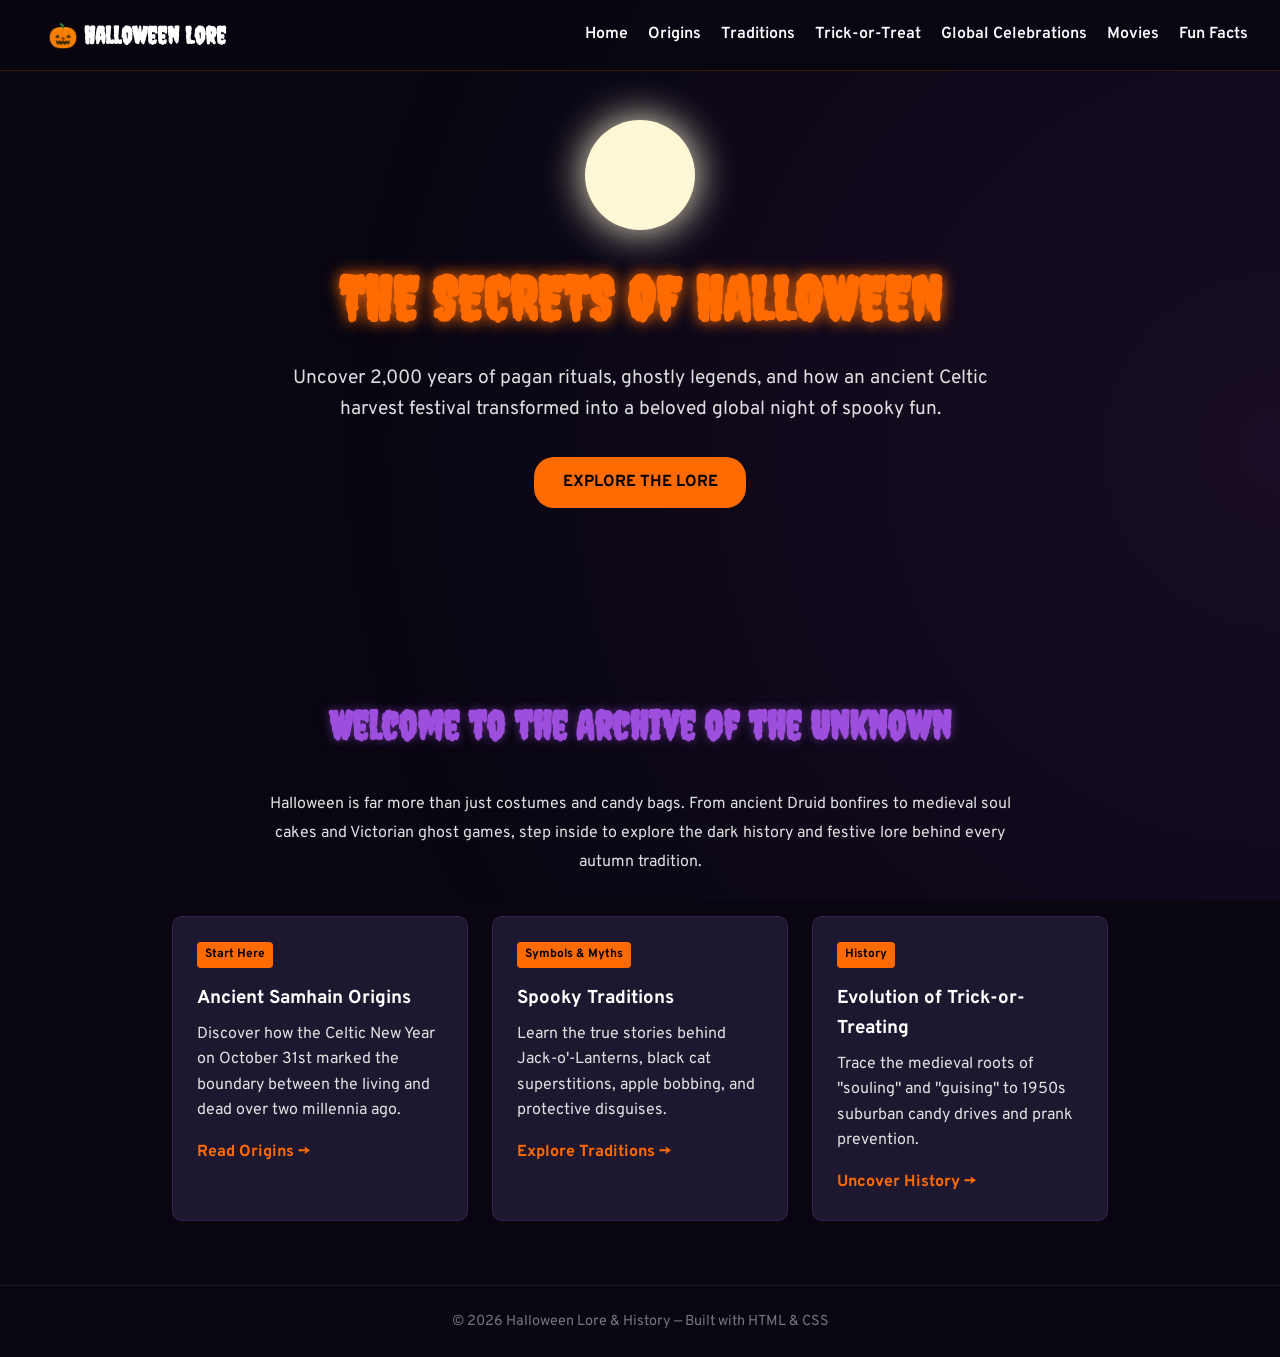
<file: index.html>
<!DOCTYPE html>
<html lang="en">
<head>
  <meta charset="UTF-8">
  <meta name="viewport" content="width=device-width, initial-scale=1.0">
  <title>Halloween Lore — Home</title>
  <link href="https://fonts.googleapis.com/css2?family=Creepster&family=Overpass:wght@400;600&display=swap" rel="stylesheet">
  <link rel="stylesheet" href="style.css">
</head>
<body>

  <div class="fog"></div>

  <!-- Shared Navigation Bar -->
<header class="navbar">
    <a href="index.html" class="logo">🎃 Halloween Lore</a>
    <nav>
      <a href="index.html">Home</a>
      <a href="origins.html">Origins</a>
      <a href="traditions.html">Traditions</a>
      <a href="trick-or-treat.html">Trick-or-Treat</a>
      <a href="global.html">Global Celebrations</a>
      <a href="movies.html">Movies</a>
      <a href="fun-facts.html">Fun Facts</a>
    </nav>
  </header>

  <!-- Hero Banner -->
  <section class="hero">
    <div class="moon"></div>
    <div class="bat bat1">🦇</div>
    <div class="bat bat2">🦇</div>

    <div class="hero-text">
      <h1>THE SECRETS OF HALLOWEEN</h1>
      <p>Uncover 2,000 years of pagan rituals, ghostly legends, and how an ancient Celtic harvest festival transformed into a beloved global night of spooky fun.</p>
      <a href="origins.html" class="btn">EXPLORE THE LORE</a>
    </div>
  </section>

  <!-- Expanded Home Overview -->
  <section class="container">
    <h2>Welcome to the Archive of the Unknown</h2>
    <p style="text-align: center; max-width: 750px; margin: 0 auto 2.5rem; line-height: 1.8;">
      Halloween is far more than just costumes and candy bags. From ancient Druid bonfires to medieval soul cakes and Victorian ghost games, step inside to explore the dark history and festive lore behind every autumn tradition.
    </p>

    <div class="grid">
      <div class="card">
        <span class="badge">Start Here</span>
        <h3>Ancient Samhain Origins</h3>
        <p>Discover how the Celtic New Year on October 31st marked the boundary between the living and dead over two millennia ago.</p>
        <a href="origins.html" style="color: var(--orange); font-weight: bold; text-decoration: none; display: inline-block; margin-top: 1rem;">Read Origins &rarr;</a>
      </div>

      <div class="card">
        <span class="badge">Symbols & Myths</span>
        <h3>Spooky Traditions</h3>
        <p>Learn the true stories behind Jack-o'-Lanterns, black cat superstitions, apple bobbing, and protective disguises.</p>
        <a href="traditions.html" style="color: var(--orange); font-weight: bold; text-decoration: none; display: inline-block; margin-top: 1rem;">Explore Traditions &rarr;</a>
      </div>

      <div class="card">
        <span class="badge">History</span>
        <h3>Evolution of Trick-or-Treating</h3>
        <p>Trace the medieval roots of "souling" and "guising" to 1950s suburban candy drives and prank prevention.</p>
        <a href="trick-or-treat.html" style="color: var(--orange); font-weight: bold; text-decoration: none; display: inline-block; margin-top: 1rem;">Uncover History &rarr;</a>
      </div>
    </div>
  </section>

  <footer>
    <p>&copy; 2026 Halloween Lore & History — Built with HTML & CSS</p>
  </footer>

</body>
</html>
</file>
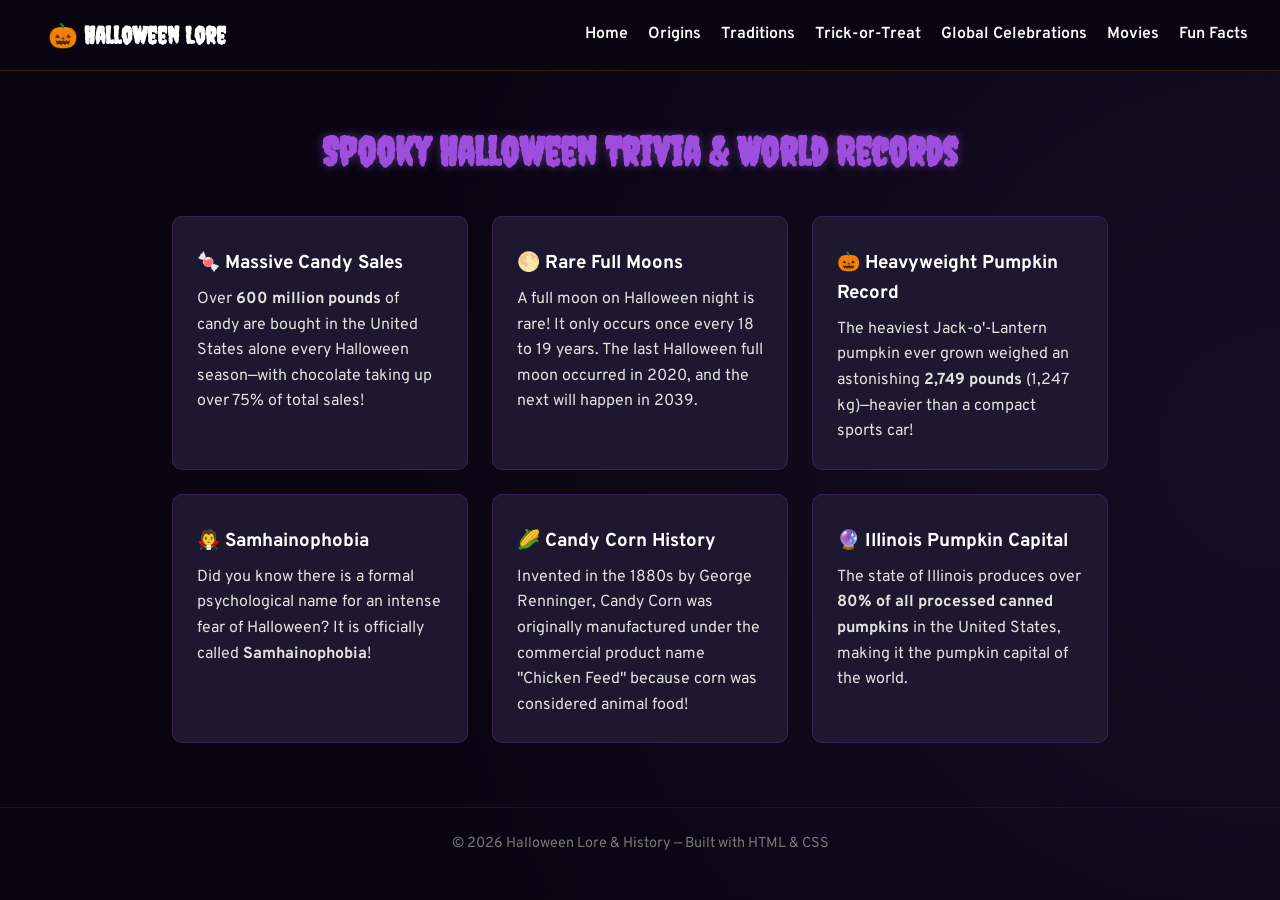
<file: fun-facts.html>
<!DOCTYPE html>
<html lang="en">
<head>
  <meta charset="UTF-8">
  <meta name="viewport" content="width=device-width, initial-scale=1.0">
  <title>Halloween Lore — Fun Facts</title>
  <link href="https://fonts.googleapis.com/css2?family=Creepster&family=Overpass:wght@400;600&display=swap" rel="stylesheet">
  <link rel="stylesheet" href="style.css">
</head>
<body>

  <div class="fog"></div>

<header class="navbar">
    <a href="index.html" class="logo">🎃 Halloween Lore</a>
    <nav>
      <a href="index.html">Home</a>
      <a href="origins.html">Origins</a>
      <a href="traditions.html">Traditions</a>
      <a href="trick-or-treat.html">Trick-or-Treat</a>
      <a href="global.html">Global Celebrations</a>
      <a href="movies.html">Movies</a>
      <a href="fun-facts.html">Fun Facts</a>
    </nav>
  </header>

  <section class="container" style="padding-top: 120px;">
    <h2>Spooky Halloween Trivia & World Records</h2>
    <div class="grid">
      <div class="card">
        <h3>🍬 Massive Candy Sales</h3>
        <p>Over <b>600 million pounds</b> of candy are bought in the United States alone every Halloween season—with chocolate taking up over 75% of total sales!</p>
      </div>

      <div class="card">
        <h3>🌕 Rare Full Moons</h3>
        <p>A full moon on Halloween night is rare! It only occurs once every 18 to 19 years. The last Halloween full moon occurred in 2020, and the next will happen in 2039.</p>
      </div>

      <div class="card">
        <h3>🎃 Heavyweight Pumpkin Record</h3>
        <p>The heaviest Jack-o'-Lantern pumpkin ever grown weighed an astonishing <b>2,749 pounds</b> (1,247 kg)—heavier than a compact sports car!</p>
      </div>

      <div class="card">
        <h3>🧛 Samhainophobia</h3>
        <p>Did you know there is a formal psychological name for an intense fear of Halloween? It is officially called <b>Samhainophobia</b>!</p>
      </div>

      <div class="card">
        <h3>🌽 Candy Corn History</h3>
        <p>Invented in the 1880s by George Renninger, Candy Corn was originally manufactured under the commercial product name "Chicken Feed" because corn was considered animal food!</p>
      </div>

      <div class="card">
        <h3>🔮 Illinois Pumpkin Capital</h3>
        <p>The state of Illinois produces over <b>80% of all processed canned pumpkins</b> in the United States, making it the pumpkin capital of the world.</p>
      </div>
    </div>
  </section>

  <footer>
    <p>&copy; 2026 Halloween Lore & History — Built with HTML & CSS</p>
  </footer>

</body>
</html>
</file>
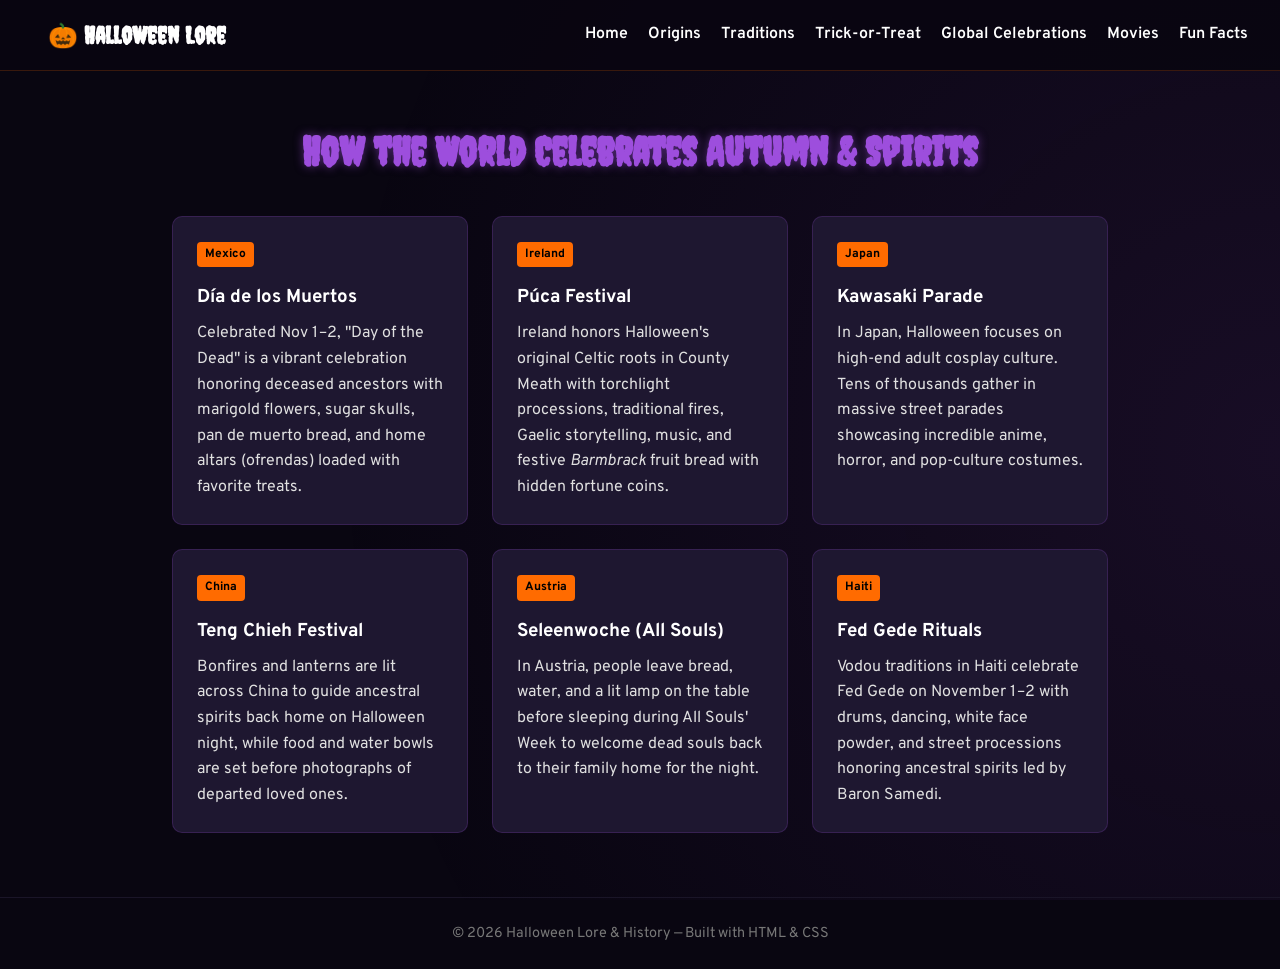
<file: global.html>
<!DOCTYPE html>
<html lang="en">
<head>
  <meta charset="UTF-8">
  <meta name="viewport" content="width=device-width, initial-scale=1.0">
  <title>Halloween Lore — Global Celebrations</title>
  <link href="https://fonts.googleapis.com/css2?family=Creepster&family=Overpass:wght@400;600&display=swap" rel="stylesheet">
  <link rel="stylesheet" href="style.css">
</head>
<body>

  <div class="fog"></div>

<header class="navbar">
    <a href="index.html" class="logo">🎃 Halloween Lore</a>
    <nav>
      <a href="index.html">Home</a>
      <a href="origins.html">Origins</a>
      <a href="traditions.html">Traditions</a>
      <a href="trick-or-treat.html">Trick-or-Treat</a>
      <a href="global.html">Global Celebrations</a>
      <a href="movies.html">Movies</a>
      <a href="fun-facts.html">Fun Facts</a>
    </nav>
  </header>

  <section class="container" style="padding-top: 120px;">
    <h2>How the World Celebrates Autumn & Spirits</h2>
    <div class="grid">
      <div class="card">
        <span class="badge">Mexico</span>
        <h3>Día de los Muertos</h3>
        <p>Celebrated Nov 1–2, "Day of the Dead" is a vibrant celebration honoring deceased ancestors with marigold flowers, sugar skulls, pan de muerto bread, and home altars (ofrendas) loaded with favorite treats.</p>
      </div>

      <div class="card">
        <span class="badge">Ireland</span>
        <h3>Púca Festival</h3>
        <p>Ireland honors Halloween's original Celtic roots in County Meath with torchlight processions, traditional fires, Gaelic storytelling, music, and festive <i>Barmbrack</i> fruit bread with hidden fortune coins.</p>
      </div>

      <div class="card">
        <span class="badge">Japan</span>
        <h3>Kawasaki Parade</h3>
        <p>In Japan, Halloween focuses on high-end adult cosplay culture. Tens of thousands gather in massive street parades showcasing incredible anime, horror, and pop-culture costumes.</p>
      </div>

      <div class="card">
        <span class="badge">China</span>
        <h3>Teng Chieh Festival</h3>
        <p>Bonfires and lanterns are lit across China to guide ancestral spirits back home on Halloween night, while food and water bowls are set before photographs of departed loved ones.</p>
      </div>

      <div class="card">
        <span class="badge">Austria</span>
        <h3>Seleenwoche (All Souls)</h3>
        <p>In Austria, people leave bread, water, and a lit lamp on the table before sleeping during All Souls' Week to welcome dead souls back to their family home for the night.</p>
      </div>

      <div class="card">
        <span class="badge">Haiti</span>
        <h3>Fed Gede Rituals</h3>
        <p>Vodou traditions in Haiti celebrate Fed Gede on November 1–2 with drums, dancing, white face powder, and street processions honoring ancestral spirits led by Baron Samedi.</p>
      </div>
    </div>
  </section>

  <footer>
    <p>&copy; 2026 Halloween Lore & History — Built with HTML & CSS</p>
  </footer>

</body>
</html>
</file>
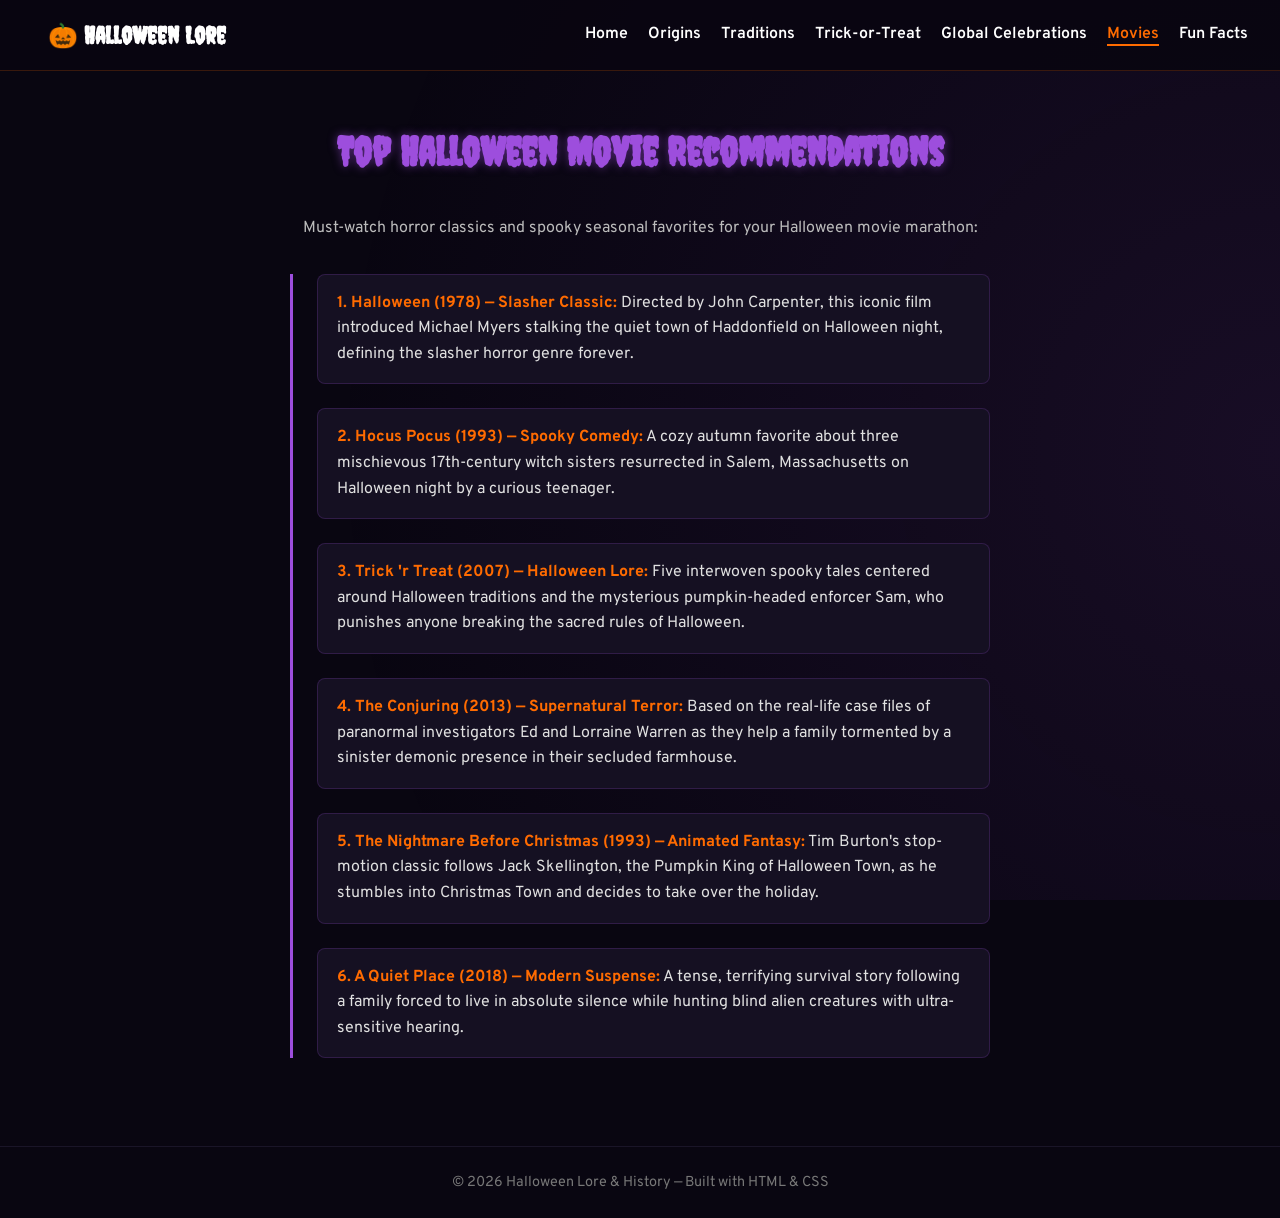
<file: movies.html>
<!DOCTYPE html>
<html lang="en">
<head>
  <meta charset="UTF-8">
  <meta name="viewport" content="width=device-width, initial-scale=1.0">
  <title>Halloween Lore — Movie Recommendations</title>
  <link href="https://fonts.googleapis.com/css2?family=Creepster&family=Overpass:wght@400;600&display=swap" rel="stylesheet">
  <link rel="stylesheet" href="style.css">
</head>
<body>

  <div class="fog"></div>

  <!-- Shared Navigation Bar -->
  <header class="navbar">
    <a href="index.html" class="logo">🎃 Halloween Lore</a>
    <nav>
      <a href="index.html">Home</a>
      <a href="origins.html">Origins</a>
      <a href="traditions.html">Traditions</a>
      <a href="trick-or-treat.html">Trick-or-Treat</a>
      <a href="global.html">Global Celebrations</a>
      <a href="movies.html" class="active">Movies</a>
      <a href="fun-facts.html">Fun Facts</a>
    </nav>
  </header>

  <!-- Movie Recommendations Section (Timeline Layout) -->
  <section class="container" style="padding-top: 120px;">
    <h2>Top Halloween Movie Recommendations</h2>
    <p style="margin-bottom: 2rem; color: #bbb; text-align: center;">Must-watch horror classics and spooky seasonal favorites for your Halloween movie marathon:</p>

    <div class="timeline">
      <div class="event">
        <b>1. Halloween (1978) — Slasher Classic:</b> Directed by John Carpenter, this iconic film introduced Michael Myers stalking the quiet town of Haddonfield on Halloween night, defining the slasher horror genre forever.
      </div>

      <div class="event">
        <b>2. Hocus Pocus (1993) — Spooky Comedy:</b> A cozy autumn favorite about three mischievous 17th-century witch sisters resurrected in Salem, Massachusetts on Halloween night by a curious teenager.
      </div>

      <div class="event">
        <b>3. Trick 'r Treat (2007) — Halloween Lore:</b> Five interwoven spooky tales centered around Halloween traditions and the mysterious pumpkin-headed enforcer Sam, who punishes anyone breaking the sacred rules of Halloween.
      </div>

      <div class="event">
        <b>4. The Conjuring (2013) — Supernatural Terror:</b> Based on the real-life case files of paranormal investigators Ed and Lorraine Warren as they help a family tormented by a sinister demonic presence in their secluded farmhouse.
      </div>

      <div class="event">
        <b>5. The Nightmare Before Christmas (1993) — Animated Fantasy:</b> Tim Burton's stop-motion classic follows Jack Skellington, the Pumpkin King of Halloween Town, as he stumbles into Christmas Town and decides to take over the holiday.
      </div>

      <div class="event">
        <b>6. A Quiet Place (2018) — Modern Suspense:</b> A tense, terrifying survival story following a family forced to live in absolute silence while hunting blind alien creatures with ultra-sensitive hearing.
      </div>
    </div>
  </section>

  <footer>
    <p>&copy; 2026 Halloween Lore & History — Built with HTML & CSS</p>
  </footer>

</body>
</html>
</file>
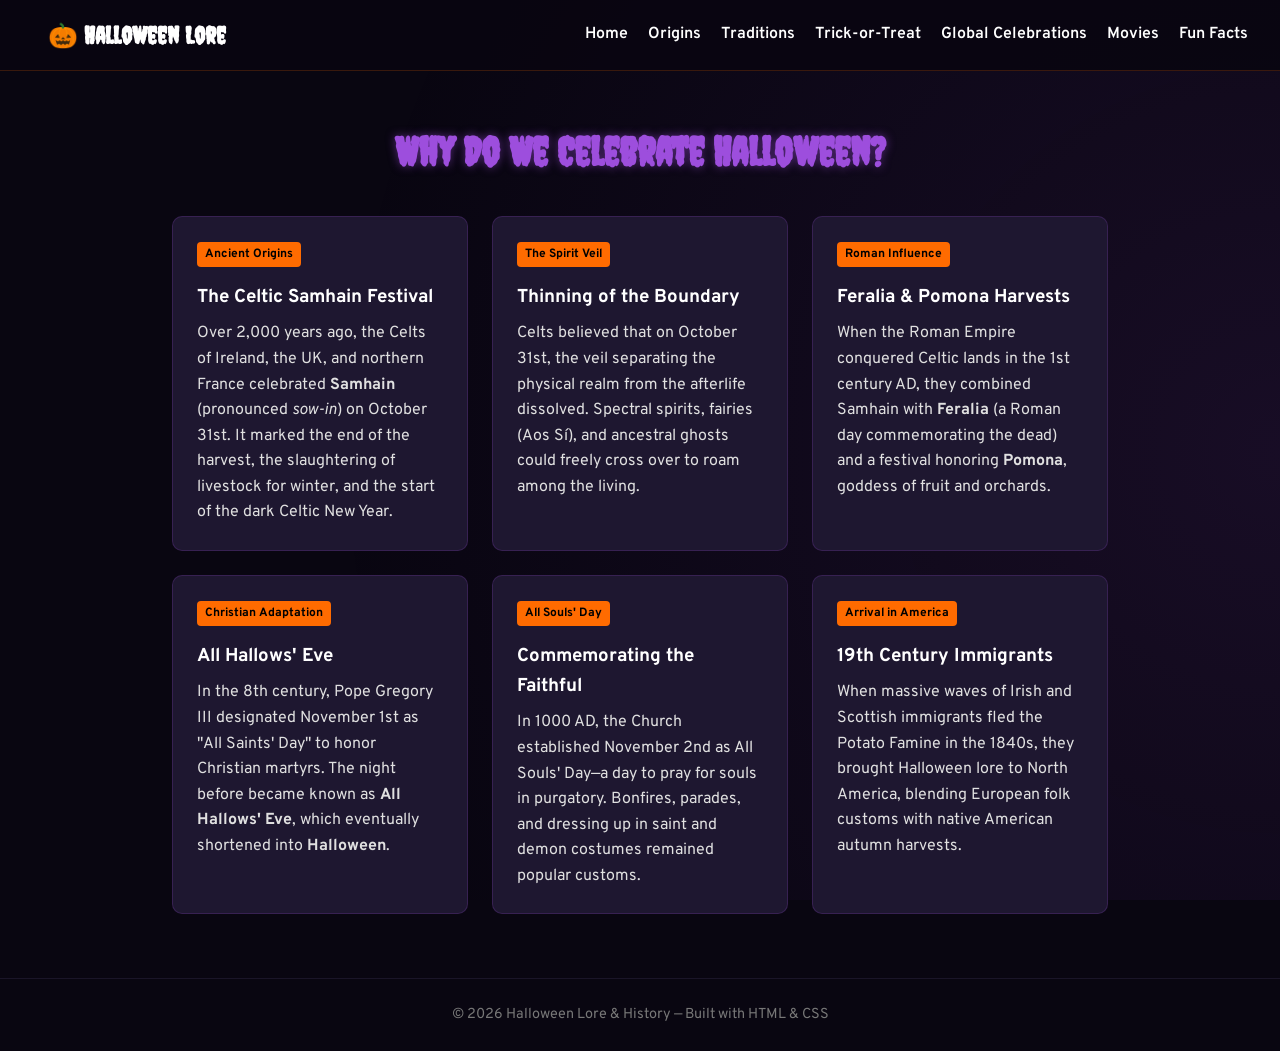
<file: origins.html>
<!DOCTYPE html>
<html lang="en">
<head>
  <meta charset="UTF-8">
  <meta name="viewport" content="width=device-width, initial-scale=1.0">
  <title>Halloween Lore — Origins</title>
  <link href="https://fonts.googleapis.com/css2?family=Creepster&family=Overpass:wght@400;600&display=swap" rel="stylesheet">
  <link rel="stylesheet" href="style.css">
</head>
<body>

  <div class="fog"></div>

<header class="navbar">
    <a href="index.html" class="logo">🎃 Halloween Lore</a>
    <nav>
      <a href="index.html">Home</a>
      <a href="origins.html">Origins</a>
      <a href="traditions.html">Traditions</a>
      <a href="trick-or-treat.html">Trick-or-Treat</a>
      <a href="global.html">Global Celebrations</a>
      <a href="movies.html">Movies</a>
      <a href="fun-facts.html">Fun Facts</a>
    </nav>
  </header>

  <section class="container" style="padding-top: 120px;">
    <h2>Why Do We Celebrate Halloween?</h2>
    <div class="grid">
      <div class="card">
        <span class="badge">Ancient Origins</span>
        <h3>The Celtic Samhain Festival</h3>
        <p>Over 2,000 years ago, the Celts of Ireland, the UK, and northern France celebrated <b>Samhain</b> (pronounced <i>sow-in</i>) on October 31st. It marked the end of the harvest, the slaughtering of livestock for winter, and the start of the dark Celtic New Year.</p>
      </div>

      <div class="card">
        <span class="badge">The Spirit Veil</span>
        <h3>Thinning of the Boundary</h3>
        <p>Celts believed that on October 31st, the veil separating the physical realm from the afterlife dissolved. Spectral spirits, fairies (Aos Sí), and ancestral ghosts could freely cross over to roam among the living.</p>
      </div>

      <div class="card">
        <span class="badge">Roman Influence</span>
        <h3>Feralia & Pomona Harvests</h3>
        <p>When the Roman Empire conquered Celtic lands in the 1st century AD, they combined Samhain with <b>Feralia</b> (a Roman day commemorating the dead) and a festival honoring <b>Pomona</b>, goddess of fruit and orchards.</p>
      </div>

      <div class="card">
        <span class="badge">Christian Adaptation</span>
        <h3>All Hallows' Eve</h3>
        <p>In the 8th century, Pope Gregory III designated November 1st as "All Saints' Day" to honor Christian martyrs. The night before became known as <b>All Hallows' Eve</b>, which eventually shortened into <b>Halloween</b>.</p>
      </div>

      <div class="card">
        <span class="badge">All Souls' Day</span>
        <h3>Commemorating the Faithful</h3>
        <p>In 1000 AD, the Church established November 2nd as All Souls' Day—a day to pray for souls in purgatory. Bonfires, parades, and dressing up in saint and demon costumes remained popular customs.</p>
      </div>

      <div class="card">
        <span class="badge">Arrival in America</span>
        <h3>19th Century Immigrants</h3>
        <p>When massive waves of Irish and Scottish immigrants fled the Potato Famine in the 1840s, they brought Halloween lore to North America, blending European folk customs with native American autumn harvests.</p>
      </div>
    </div>
  </section>

  <footer>
    <p>&copy; 2026 Halloween Lore & History — Built with HTML & CSS</p>
  </footer>

</body>
</html>
</file>
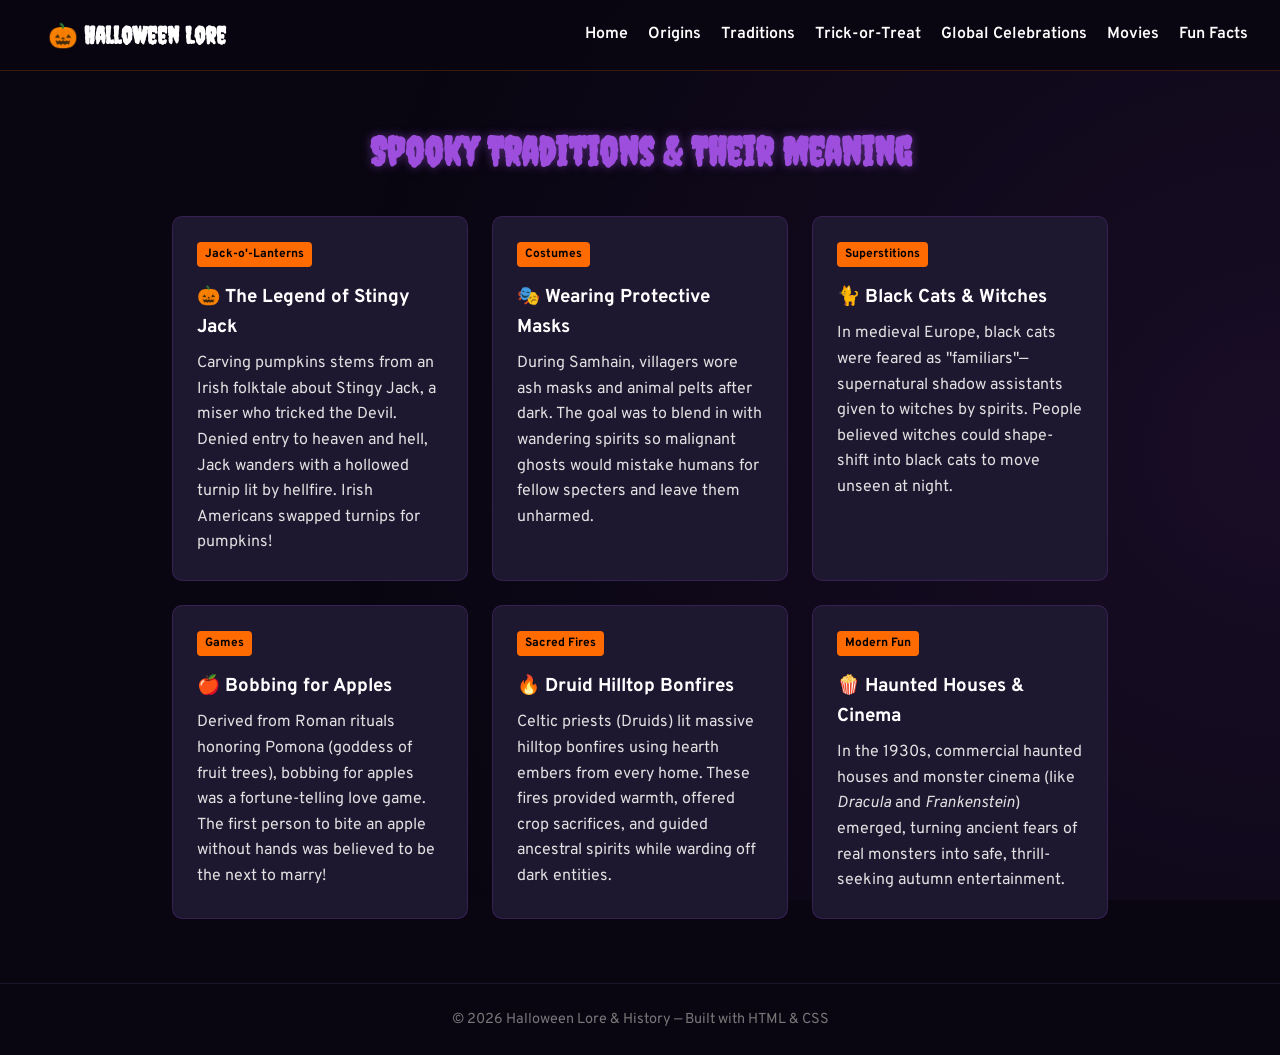
<file: traditions.html>
<!DOCTYPE html>
<html lang="en">
<head>
  <meta charset="UTF-8">
  <meta name="viewport" content="width=device-width, initial-scale=1.0">
  <title>Halloween Lore — Traditions</title>
  <link href="https://fonts.googleapis.com/css2?family=Creepster&family=Overpass:wght@400;600&display=swap" rel="stylesheet">
  <link rel="stylesheet" href="style.css">
</head>
<body>

  <div class="fog"></div>

<header class="navbar">
    <a href="index.html" class="logo">🎃 Halloween Lore</a>
    <nav>
      <a href="index.html">Home</a>
      <a href="origins.html">Origins</a>
      <a href="traditions.html">Traditions</a>
      <a href="trick-or-treat.html">Trick-or-Treat</a>
      <a href="global.html">Global Celebrations</a>
      <a href="movies.html">Movies</a>
      <a href="fun-facts.html">Fun Facts</a>
    </nav>
  </header>

  <section class="container" style="padding-top: 120px;">
    <h2>Spooky Traditions & Their Meaning</h2>
    <div class="grid">
      <div class="card">
        <span class="badge">Jack-o'-Lanterns</span>
        <h3>🎃 The Legend of Stingy Jack</h3>
        <p>Carving pumpkins stems from an Irish folktale about Stingy Jack, a miser who tricked the Devil. Denied entry to heaven and hell, Jack wanders with a hollowed turnip lit by hellfire. Irish Americans swapped turnips for pumpkins!</p>
      </div>

      <div class="card">
        <span class="badge">Costumes</span>
        <h3>🎭 Wearing Protective Masks</h3>
        <p>During Samhain, villagers wore ash masks and animal pelts after dark. The goal was to blend in with wandering spirits so malignant ghosts would mistake humans for fellow specters and leave them unharmed.</p>
      </div>

      <div class="card">
        <span class="badge">Superstitions</span>
        <h3>🐈 Black Cats & Witches</h3>
        <p>In medieval Europe, black cats were feared as "familiars"—supernatural shadow assistants given to witches by spirits. People believed witches could shape-shift into black cats to move unseen at night.</p>
      </div>

      <div class="card">
        <span class="badge">Games</span>
        <h3>🍎 Bobbing for Apples</h3>
        <p>Derived from Roman rituals honoring Pomona (goddess of fruit trees), bobbing for apples was a fortune-telling love game. The first person to bite an apple without hands was believed to be the next to marry!</p>
      </div>

      <div class="card">
        <span class="badge">Sacred Fires</span>
        <h3>🔥 Druid Hilltop Bonfires</h3>
        <p>Celtic priests (Druids) lit massive hilltop bonfires using hearth embers from every home. These fires provided warmth, offered crop sacrifices, and guided ancestral spirits while warding off dark entities.</p>
      </div>

      <div class="card">
        <span class="badge">Modern Fun</span>
        <h3>🍿 Haunted Houses & Cinema</h3>
        <p>In the 1930s, commercial haunted houses and monster cinema (like <i>Dracula</i> and <i>Frankenstein</i>) emerged, turning ancient fears of real monsters into safe, thrill-seeking autumn entertainment.</p>
      </div>
    </div>
  </section>

  <footer>
    <p>&copy; 2026 Halloween Lore & History — Built with HTML & CSS</p>
  </footer>

</body>
</html>
</file>
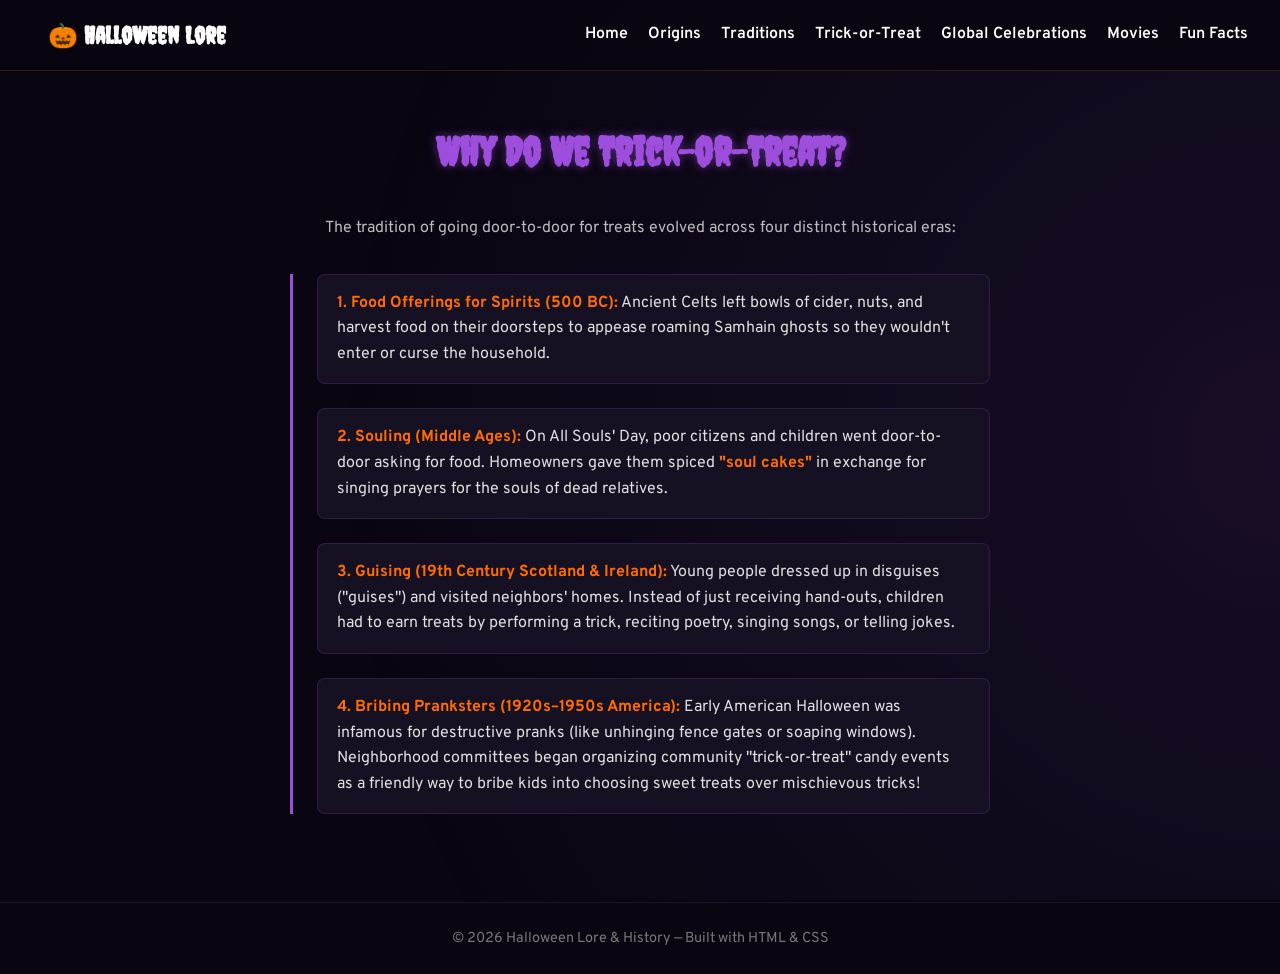
<file: trick-or-treat.html>
<!DOCTYPE html>
<html lang="en">
<head>
  <meta charset="UTF-8">
  <meta name="viewport" content="width=device-width, initial-scale=1.0">
  <title>Halloween Lore — Trick-or-Treat</title>
  <link href="https://fonts.googleapis.com/css2?family=Creepster&family=Overpass:wght@400;600&display=swap" rel="stylesheet">
  <link rel="stylesheet" href="style.css">
</head>
<body>

  <div class="fog"></div>

<header class="navbar">
    <a href="index.html" class="logo">🎃 Halloween Lore</a>
    <nav>
      <a href="index.html">Home</a>
      <a href="origins.html">Origins</a>
      <a href="traditions.html">Traditions</a>
      <a href="trick-or-treat.html">Trick-or-Treat</a>
      <a href="global.html">Global Celebrations</a>
      <a href="movies.html">Movies</a>
      <a href="fun-facts.html">Fun Facts</a>
    </nav>
  </header>

  <section class="container" style="padding-top: 120px;">
    <h2>Why Do We Trick-or-Treat?</h2>
    <p style="margin-bottom: 2rem; color: #bbb; text-align: center;">The tradition of going door-to-door for treats evolved across four distinct historical eras:</p>

    <div class="timeline">
      <div class="event">
        <b>1. Food Offerings for Spirits (500 BC):</b> Ancient Celts left bowls of cider, nuts, and harvest food on their doorsteps to appease roaming Samhain ghosts so they wouldn't enter or curse the household.
      </div>

      <div class="event">
        <b>2. Souling (Middle Ages):</b> On All Souls' Day, poor citizens and children went door-to-door asking for food. Homeowners gave them spiced <b>"soul cakes"</b> in exchange for singing prayers for the souls of dead relatives.
      </div>

      <div class="event">
        <b>3. Guising (19th Century Scotland & Ireland):</b> Young people dressed up in disguises ("guises") and visited neighbors' homes. Instead of just receiving hand-outs, children had to earn treats by performing a trick, reciting poetry, singing songs, or telling jokes.
      </div>

      <div class="event">
        <b>4. Bribing Pranksters (1920s–1950s America):</b> Early American Halloween was infamous for destructive pranks (like unhinging fence gates or soaping windows). Neighborhood committees began organizing community "trick-or-treat" candy events as a friendly way to bribe kids into choosing sweet treats over mischievous tricks!
      </div>
    </div>
  </section>

  <footer>
    <p>&copy; 2026 Halloween Lore & History — Built with HTML & CSS</p>
  </footer>

</body>
</html>
</file>
<file: style.css>
/* --- CSS VARIABLES & GENERAL STYLES --- */
:root {
  --orange: #ff6b00;
  --purple: #9d4edd;
  --bg-dark: #090611;
  --bg-card: #151022;
  --bg-card-alt: #1e1730;
}

* {
  margin: 0;
  padding: 0;
  box-sizing: border-box;
}

html {
  scroll-behavior: smooth;
}

body {
  background-color: var(--bg-dark);
  color: #e0e0e0;
  font-family: 'Overpass', sans-serif;
  text-align: center;
  line-height: 1.6;
}

/* --- BACKGROUND ANIMATED FOG --- */
.fog {
  position: fixed;
  top: 0; left: 0;
  width: 200%; height: 100%;
  background: radial-gradient(circle, rgba(157,78,221,0.1) 0%, transparent 70%);
  animation: floatFog 20s linear infinite;
  pointer-events: none;
  z-index: 1;
}

@keyframes floatFog {
  0% { transform: translateX(0); }
  50% { transform: translateX(-25%); }
  100% { transform: translateX(0); }
}

/* --- NAVBAR --- */
.navbar {
  position: fixed;
  top: 0; width: 100%;
  background: rgba(9, 6, 17, 0.9);
  padding: 1rem 2rem;
  display: flex;
  justify-content: space-between;
  align-items: center;
  border-bottom: 1px solid rgba(255,107,0,0.2);
  z-index: 10;
}

.logo {
  font-family: 'Creepster', cursive;
  font-size: 1.5rem;
  color: var(--orange);
}

.navbar a {
  color: #fff;
  text-decoration: none;
  margin-left: 1rem;
  font-weight: 600;
  transition: color 0.3s ease;
}

.navbar a:hover {
  color: var(--orange);
}

/* --- HERO SECTION --- */
.hero {
  position: relative;
  min-height: 70vh;
  padding-top: 120px;
  display: flex;
  flex-direction: column;
  align-items: center;
  overflow: hidden;
  z-index: 2;
}

.hero-text {
  max-width: 700px;
  margin-top: 20px;
}

.hero-text h1 {
  font-family: 'Creepster', cursive;
  font-size: 3.8rem;
  color: var(--orange);
  text-shadow: 0 0 15px var(--orange);
}

.hero-text p {
  font-size: 1.2rem;
  margin: 1rem 0;
}

/* --- CSS MOON --- */
.moon {
  width: 110px;
  height: 110px;
  background: #fff8d6;
  border-radius: 50%;
  box-shadow: 0 0 40px #fff8d6;
}

/* --- FLOATING BATS --- */
.bat {
  position: absolute;
  font-size: 2rem;
  z-index: 3;
}

.bat1 {
  top: 120px; left: -50px;
  animation: flyRight 12s linear infinite;
}

.bat2 {
  top: 180px; right: -50px;
  animation: flyLeft 15s linear infinite;
}

@keyframes flyRight {
  0% { left: -50px; }
  100% { left: 105%; }
}

@keyframes flyLeft {
  0% { right: -50px; }
  100% { right: 105%; }
}

/* --- SECTIONS & CARDS --- */
.container {
  padding: 4rem 2rem;
  max-width: 1000px;
  margin: 0 auto;
  position: relative;
  z-index: 2;
}

.dark-bg {
  background: var(--bg-card);
  max-width: 100%;
}

h2 {
  font-family: 'Creepster', cursive;
  font-size: 2.5rem;
  color: var(--purple);
  margin-bottom: 2rem;
  text-shadow: 0 0 10px rgba(157, 78, 221, 0.5);
}

.grid {
  display: grid;
  grid-template-columns: repeat(auto-fit, minmax(260px, 1fr));
  gap: 1.5rem;
}

.card {
  background: var(--bg-card-alt);
  padding: 1.5rem;
  border-radius: 10px;
  border: 1px solid rgba(157,78,221,0.2);
  text-align: left;
  transition: transform 0.3s ease, border-color 0.3s ease;
}

.card:hover {
  transform: translateY(-5px);
  border-color: var(--orange);
}

.badge {
  display: inline-block;
  background: var(--orange);
  color: #000;
  font-size: 0.75rem;
  font-weight: bold;
  padding: 0.2rem 0.5rem;
  border-radius: 4px;
  margin-bottom: 0.5rem;
}

.card h3 {
  margin: 0.5rem 0;
  color: #fff;
}

/* --- TIMELINE --- */
.timeline {
  border-left: 3px solid var(--purple);
  text-align: left;
  padding-left: 1.5rem;
  max-width: 700px;
  margin: 0 auto;
}

.event {
  margin-bottom: 1.5rem;
  background: var(--bg-card);
  padding: 1rem 1.2rem;
  border-radius: 8px;
  border: 1px solid rgba(157,78,221,0.2);
}

.event b {
  color: var(--orange);
}

/* --- BUTTONS --- */
.btn {
  display: inline-block;
  margin-top: 1rem;
  padding: 0.8rem 1.8rem;
  background: var(--orange);
  color: #000;
  font-weight: bold;
  text-decoration: none;
  border-radius: 20px;
  transition: background 0.3s ease, transform 0.3s ease;
}

.btn:hover {
  background: #ff8533;
  transform: scale(1.05);
}

/* --- FOOTER --- */
footer {
  padding: 1.5rem;
  color: #777;
  font-size: 0.9rem;
  border-top: 1px solid #1a1528;
  position: relative;
  z-index: 2;
}

/* Mobile Responsiveness */
@media (max-width: 768px) {
  .hero-text h1 { font-size: 2.8rem; }
  .navbar { flex-direction: column; gap: 0.5rem; }
  .navbar a { margin: 0 0.5rem; }
}

.navbar a.active {
  color: var(--orange);
  border-bottom: 2px solid var(--orange);
}
</file>
